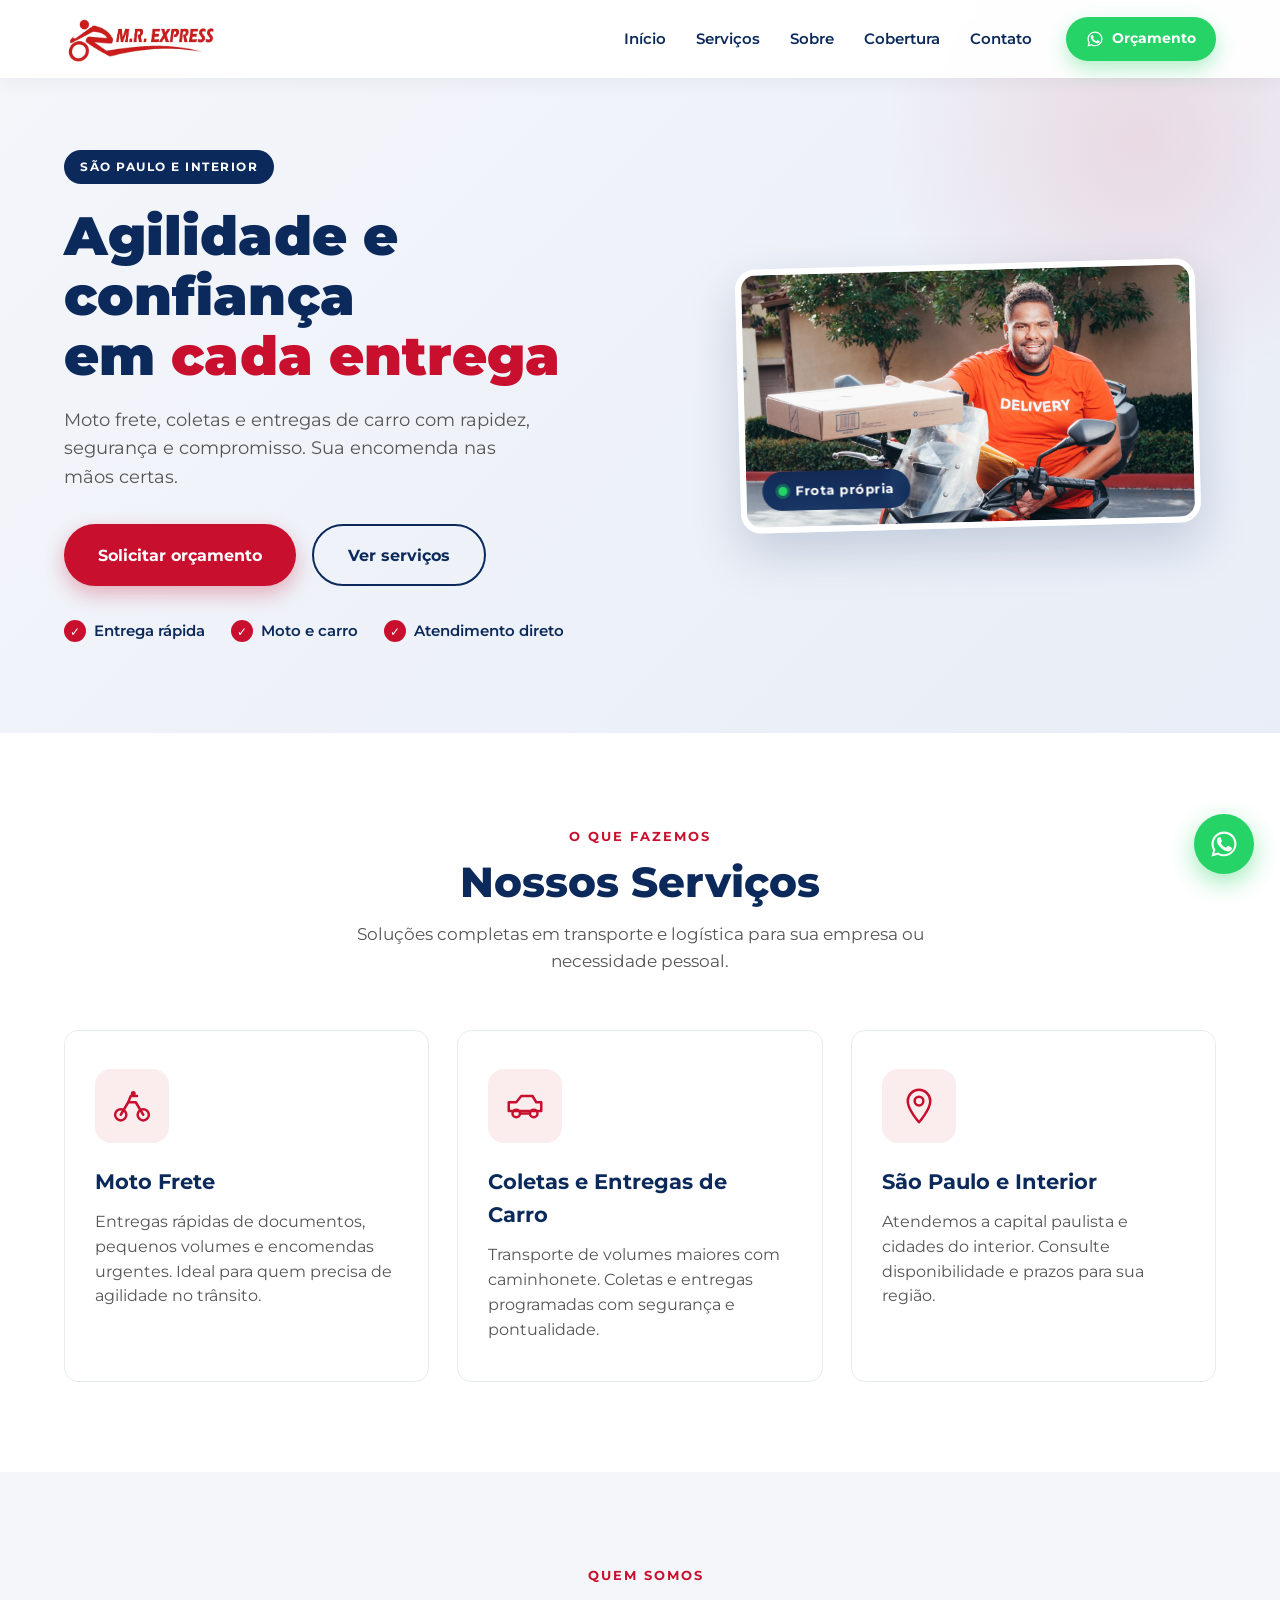
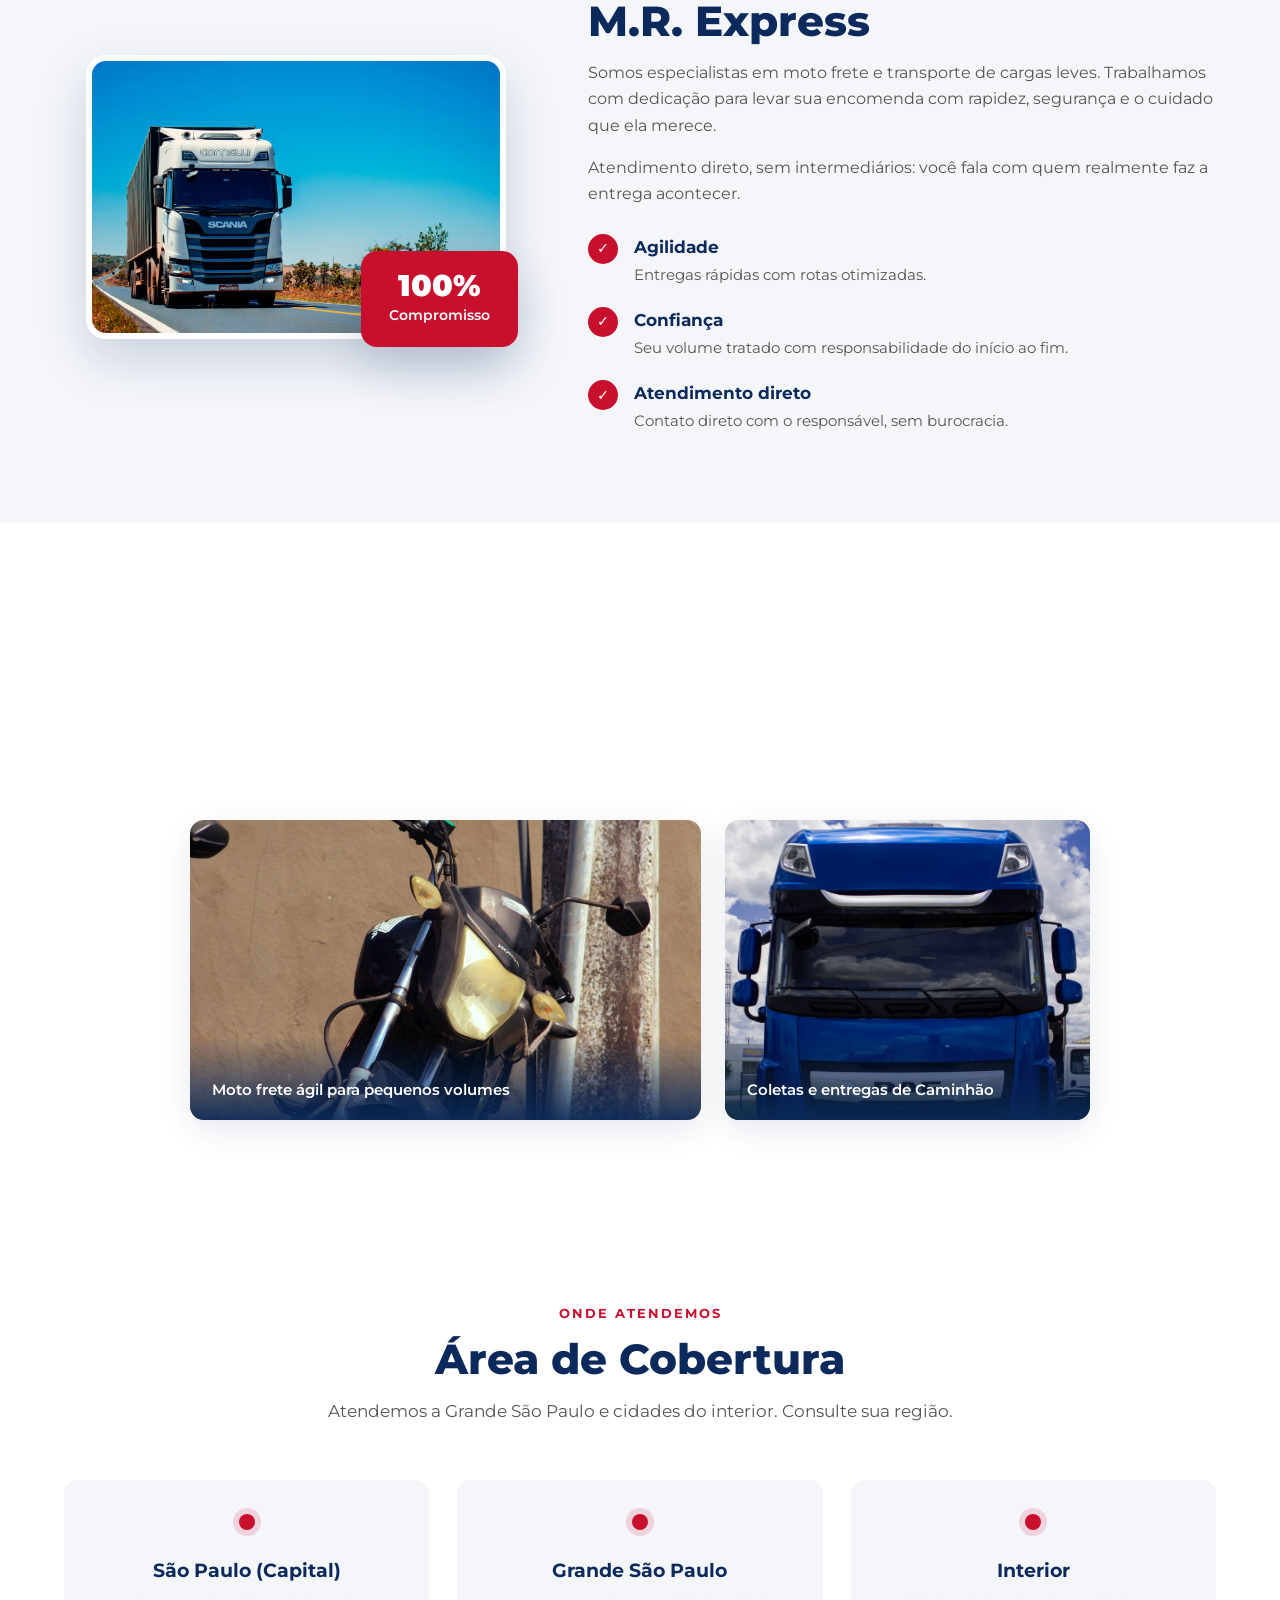
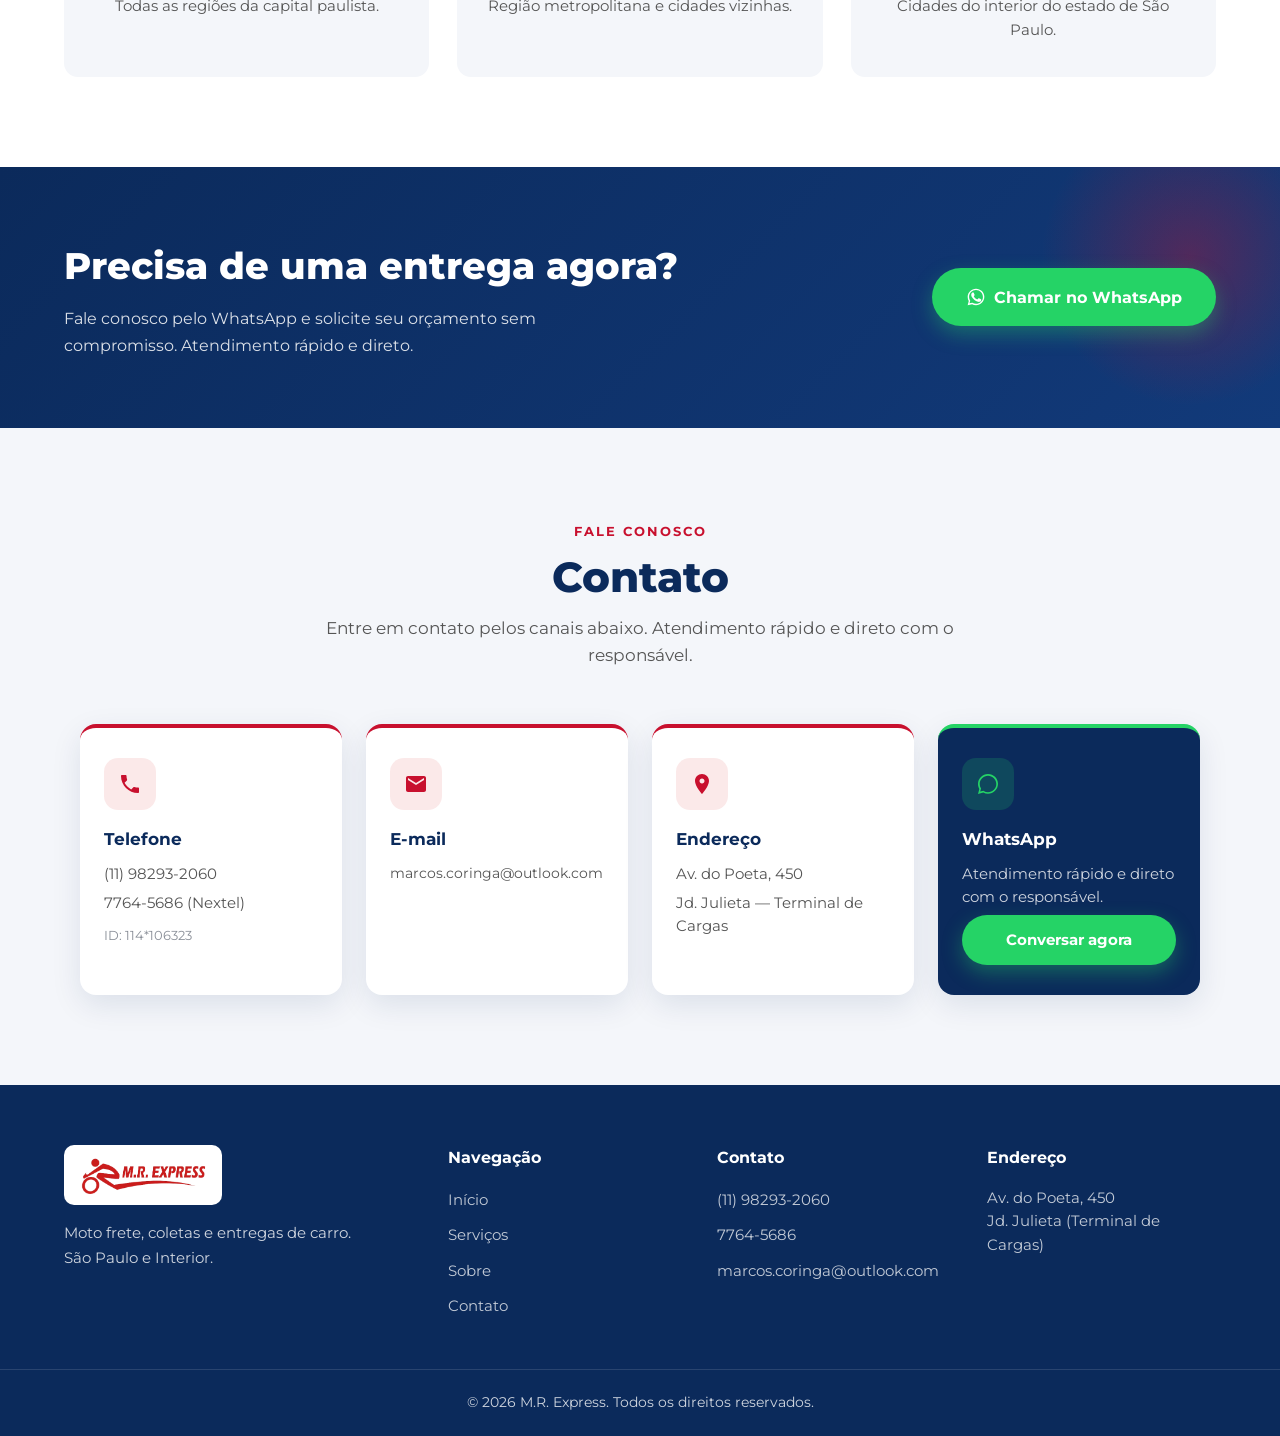
<file: index.html>
<!DOCTYPE html>
<html lang="pt-BR">
<head>
  <!-- ============================================================ -->
  <!-- BLOCO 1 - HEAD E METADADOS (SEO)                             -->
  <!-- ============================================================ -->
  <meta charset="UTF-8" />
  <meta name="viewport" content="width=device-width, initial-scale=1.0" />
  <meta name="description" content="M.R. Express - Moto frete, coletas e entregas de carro em São Paulo e Interior. Agilidade e confiança em cada entrega. Ligue: (11) 98293-2060" />
  <meta name="keywords" content="moto frete, entrega rápida, coleta e entrega, São Paulo, interior, M.R. Express, transporte de cargas" />
  <meta name="author" content="M.R. Express" />
  <meta name="robots" content="index, follow" />

  <!-- Open Graph (redes sociais) -->
  <meta property="og:title" content="M.R. Express - Moto Frete e Entregas" />
  <meta property="og:description" content="Moto frete, coletas e entregas de carro em São Paulo e Interior. Agilidade e confiança em cada entrega." />
  <meta property="og:type" content="website" />
  <meta property="og:locale" content="pt_BR" />

  <title>M.R. Express | Moto Frete e Entregas - São Paulo e Interior</title>

  <!-- Favicon (SVG) -->
  <link rel="icon" type="image/svg+xml" href="img/logo-icon.svg" />
  <link rel="apple-touch-icon" href="img/logo-icon.svg" />

  <!-- Fontes -->
  <link rel="preconnect" href="https://fonts.googleapis.com" />
  <link rel="preconnect" href="https://fonts.gstatic.com" crossorigin />
  <link href="https://fonts.googleapis.com/css2?family=Montserrat:wght@400;500;600;700;800;900&display=swap" rel="stylesheet" />

  <!-- CSS -->
  <link rel="stylesheet" href="css/style.css" />
  <!-- Fim bloco 1 - HEAD E METADADOS (SEO) -->
</head>
<body>

  <!-- ============================================================ -->
  <!-- BLOCO 2 - CABEÇALHO / NAVEGAÇÃO                              -->
  <!-- ============================================================ -->
  <header class="header" id="header">
    <div class="container header__inner">
      <a href="#inicio" class="logo" aria-label="M.R. Express - Início">
        <img src="img/logo.png" alt="M.R. Express" class="logo__img" width="150" height="51" />
      </a>

      <nav class="nav" id="nav" aria-label="Navegação principal">
        <ul class="nav__list">
          <li><a href="#inicio" class="nav__link">Início</a></li>
          <li><a href="#servicos" class="nav__link">Serviços</a></li>
          <li><a href="#sobre" class="nav__link">Sobre</a></li>
          <li><a href="#cobertura" class="nav__link">Cobertura</a></li>
          <li><a href="#contato" class="nav__link">Contato</a></li>
        </ul>
        <a href="https://wa.me/5511982932060?text=Ol%C3%A1%2C%20gostaria%20de%20solicitar%20um%20or%C3%A7amento%20de%20entrega." class="btn btn--whatsapp nav__cta" target="_blank" rel="noopener">
          <svg viewBox="0 0 24 24" width="18" height="18" fill="currentColor" aria-hidden="true"><path d="M17.5 14.4c-.3-.1-1.7-.8-1.9-.9-.3-.1-.5-.1-.7.1-.2.3-.7.9-.9 1.1-.2.2-.3.2-.6.1-.3-.1-1.2-.5-2.3-1.4-.9-.8-1.4-1.7-1.6-2-.2-.3 0-.5.1-.6.1-.1.3-.3.4-.5.1-.2.2-.3.3-.5.1-.2 0-.4 0-.5 0-.1-.7-1.6-.9-2.2-.2-.6-.5-.5-.7-.5h-.6c-.2 0-.5.1-.8.4-.3.3-1 1-1 2.5s1.1 2.9 1.2 3.1c.1.2 2.1 3.2 5.1 4.5.7.3 1.3.5 1.7.6.7.2 1.4.2 1.9.1.6-.1 1.7-.7 1.9-1.4.2-.7.2-1.2.2-1.4-.1-.1-.3-.2-.6-.3zM12 2C6.5 2 2 6.5 2 12c0 1.8.5 3.4 1.3 4.9L2 22l5.3-1.4c1.4.8 3 1.2 4.7 1.2 5.5 0 10-4.5 10-10S17.5 2 12 2zm0 18.2c-1.5 0-3-.4-4.3-1.2l-.3-.2-3.2.8.9-3.1-.2-.3C4.1 15 3.7 13.5 3.7 12 3.7 7.4 7.4 3.7 12 3.7S20.3 7.4 20.3 12 16.6 20.2 12 20.2z"/></svg>
          Orçamento
        </a>
      </nav>

      <button class="hamburger" id="hamburger" aria-label="Abrir menu" aria-expanded="false" aria-controls="nav">
        <span></span><span></span><span></span>
      </button>
    </div>
  </header>
  <!-- Fim bloco 2 - CABEÇALHO / NAVEGAÇÃO -->

  <main>

    <!-- ============================================================ -->
    <!-- BLOCO 3 - HERO (SEÇÃO PRINCIPAL)                             -->
    <!-- ============================================================ -->
    <section class="hero" id="inicio">
      <div class="hero__bg" aria-hidden="true"></div>
      <div class="container hero__inner">
        <div class="hero__content">
          <span class="hero__badge">São Paulo e Interior</span>
          <h1 class="hero__title">
            Agilidade e confiança<br />
            em <span class="text-accent">cada entrega</span>
          </h1>
          <p class="hero__subtitle">
            Moto frete, coletas e entregas de carro com rapidez, segurança e
            compromisso. Sua encomenda nas mãos certas.
          </p>
          <div class="hero__actions">
            <a href="https://wa.me/5511982932060?text=Ol%C3%A1%2C%20gostaria%20de%20solicitar%20um%20or%C3%A7amento%20de%20entrega." class="btn btn--primary btn--lg" target="_blank" rel="noopener">
              Solicitar orçamento
            </a>
            <a href="#servicos" class="btn btn--outline btn--lg">Ver serviços</a>
          </div>
          <ul class="hero__highlights">
            <li><span aria-hidden="true">✓</span> Entrega rápida</li>
            <li><span aria-hidden="true">✓</span> Moto e carro</li>
            <li><span aria-hidden="true">✓</span> Atendimento direto</li>
          </ul>
        </div>

        <div class="hero__visual">
          <div class="hero__photo">
            <img src="img/motoboy-cidade.jpg" alt="Motoboy profissional realizando entrega rápida na cidade" class="hero__photo-img" loading="eager" />
            <div class="hero__photo-badge">
              <span class="hero__photo-badge-dot" aria-hidden="true"></span>
              Frota própria
            </div>
          </div>
        </div>
      </div>
    </section>
    <!-- Fim bloco 3 - HERO (SEÇÃO PRINCIPAL) -->

    <!-- ============================================================ -->
    <!-- BLOCO 4 - SERVIÇOS                                           -->
    <!-- ============================================================ -->
    <section class="services section" id="servicos">
      <div class="container">
        <div class="section__head">
          <span class="section__tag">O que fazemos</span>
          <h2 class="section__title">Nossos Serviços</h2>
          <p class="section__desc">
            Soluções completas em transporte e logística para sua empresa ou
            necessidade pessoal.
          </p>
        </div>

        <div class="services__grid">
          <!-- Card 1 -->
          <article class="service-card">
            <div class="service-card__icon" aria-hidden="true">
              <svg viewBox="0 0 64 64" width="40" height="40" fill="none" xmlns="http://www.w3.org/2000/svg">
                <circle cx="14" cy="46" r="9" stroke="currentColor" stroke-width="4"/>
                <circle cx="50" cy="46" r="9" stroke="currentColor" stroke-width="4"/>
                <path d="M14 46 L26 26 L38 26 L50 46" stroke="currentColor" stroke-width="4" stroke-linecap="round" stroke-linejoin="round"/>
                <path d="M26 26 L30 16 L40 16" stroke="currentColor" stroke-width="4" stroke-linecap="round" stroke-linejoin="round"/>
                <circle cx="34" cy="12" r="4" fill="currentColor"/>
              </svg>
            </div>
            <h3 class="service-card__title">Moto Frete</h3>
            <p class="service-card__text">
              Entregas rápidas de documentos, pequenos volumes e encomendas
              urgentes. Ideal para quem precisa de agilidade no trânsito.
            </p>
          </article>

          <!-- Card 2 -->
          <article class="service-card">
            <div class="service-card__icon" aria-hidden="true">
              <svg viewBox="0 0 64 64" width="40" height="40" fill="none" xmlns="http://www.w3.org/2000/svg">
                <path d="M6 40 L6 26 L18 26 L26 16 L44 16 L50 26 L58 26 L58 40 Z" stroke="currentColor" stroke-width="4" stroke-linejoin="round"/>
                <circle cx="18" cy="44" r="6" stroke="currentColor" stroke-width="4"/>
                <circle cx="46" cy="44" r="6" stroke="currentColor" stroke-width="4"/>
                <path d="M24 44 L40 44" stroke="currentColor" stroke-width="4"/>
              </svg>
            </div>
            <h3 class="service-card__title">Coletas e Entregas de Carro</h3>
            <p class="service-card__text">
              Transporte de volumes maiores com caminhonete. Coletas e entregas
              programadas com segurança e pontualidade.
            </p>
          </article>

          <!-- Card 3 -->
          <article class="service-card">
            <div class="service-card__icon" aria-hidden="true">
              <svg viewBox="0 0 64 64" width="40" height="40" fill="none" xmlns="http://www.w3.org/2000/svg">
                <path d="M32 6 C22 6 14 14 14 24 C14 38 32 58 32 58 C32 58 50 38 50 24 C50 14 42 6 32 6 Z" stroke="currentColor" stroke-width="4" stroke-linejoin="round"/>
                <circle cx="32" cy="24" r="7" stroke="currentColor" stroke-width="4"/>
              </svg>
            </div>
            <h3 class="service-card__title">São Paulo e Interior</h3>
            <p class="service-card__text">
              Atendemos a capital paulista e cidades do interior. Consulte
              disponibilidade e prazos para sua região.
            </p>
          </article>
        </div>
      </div>
    </section>
    <!-- Fim bloco 4 - SERVIÇOS -->

    <!-- ============================================================ -->
    <!-- BLOCO 5 - SOBRE / DIFERENCIAIS                               -->
    <!-- ============================================================ -->
    <section class="about section" id="sobre">
      <div class="container about__inner">
        <div class="about__visual">
          <div class="about__photo">
            <img src="img/caminhonete-entrega.jpg" alt="Caminhonete de entrega pronta para coletas e transporte de cargas" loading="lazy" />
          </div>
          <div class="about__stat">
            <strong>100%</strong>
            <span>Compromisso</span>
          </div>
        </div>

        <div class="about__content">
          <span class="section__tag">Quem somos</span>
          <h2 class="section__title">M.R. Express</h2>
          <p class="about__text">
            Somos especialistas em moto frete e transporte de cargas leves.
            Trabalhamos com dedicação para levar sua encomenda com rapidez,
            segurança e o cuidado que ela merece.
          </p>
          <p class="about__text">
            Atendimento direto, sem intermediários: você fala com quem realmente
            faz a entrega acontecer.
          </p>

          <ul class="about__list">
            <li>
              <span class="about__check" aria-hidden="true">✓</span>
              <div>
                <strong>Agilidade</strong>
                <p>Entregas rápidas com rotas otimizadas.</p>
              </div>
            </li>
            <li>
              <span class="about__check" aria-hidden="true">✓</span>
              <div>
                <strong>Confiança</strong>
                <p>Seu volume tratado com responsabilidade do início ao fim.</p>
              </div>
            </li>
            <li>
              <span class="about__check" aria-hidden="true">✓</span>
              <div>
                <strong>Atendimento direto</strong>
                <p>Contato direto com o responsável, sem burocracia.</p>
              </div>
            </li>
          </ul>
        </div>
      </div>
    </section>
    <!-- Fim bloco 5 - SOBRE / DIFERENCIAIS -->

    <!-- ============================================================ -->
    <!-- BLOCO 5B - GALERIA / NOSSA FROTA                             -->
    <!-- ============================================================ -->
    <section class="gallery section" id="galeria">
      <div class="container">
        <div class="section__head">
          <span class="section__tag">Nossa estrutura</span>
          <h2 class="section__title">Conheça nossa frota</h2>
          <p class="section__desc">
            Veículos identificados e prontos para atender sua entrega com
            segurança e profissionalismo.
          </p>
        </div>

        <div class="gallery__grid">
          <figure class="gallery__item gallery__item--wide">
            <img src="img/moto-entrega.jpg" alt="Motocicleta de entrega pronta para o serviço de moto frete" loading="lazy" />
            <figcaption>Moto frete ágil para pequenos volumes</figcaption>
          </figure>
          <figure class="gallery__item">
            <img src="img/van-entrega.jpg" alt="Veículo de carga para coletas e entregas de carro" loading="lazy" />
            <figcaption>Coletas e entregas de Caminhão</figcaption>
          </figure>
        </div>
      </div>
    </section>
    <!-- Fim bloco 5B - GALERIA / NOSSA FROTA -->

    <!-- ============================================================ -->
    <!-- BLOCO 6 - COBERTURA / ÁREA DE ATUAÇÃO                        -->
    <!-- ============================================================ -->
    <section class="coverage section" id="cobertura">
      <div class="container">
        <div class="section__head">
          <span class="section__tag">Onde atendemos</span>
          <h2 class="section__title">Área de Cobertura</h2>
          <p class="section__desc">
            Atendemos a Grande São Paulo e cidades do interior. Consulte sua região.
          </p>
        </div>

        <div class="coverage__grid">
          <div class="coverage__item">
            <span class="coverage__dot" aria-hidden="true"></span>
            <h3>São Paulo (Capital)</h3>
            <p>Todas as regiões da capital paulista.</p>
          </div>
          <div class="coverage__item">
            <span class="coverage__dot" aria-hidden="true"></span>
            <h3>Grande São Paulo</h3>
            <p>Região metropolitana e cidades vizinhas.</p>
          </div>
          <div class="coverage__item">
            <span class="coverage__dot" aria-hidden="true"></span>
            <h3>Interior</h3>
            <p>Cidades do interior do estado de São Paulo.</p>
          </div>
        </div>
      </div>
    </section>
    <!-- Fim bloco 6 - COBERTURA / ÁREA DE ATUAÇÃO -->

    <!-- ============================================================ -->
    <!-- BLOCO 7 - CTA (CHAMADA PARA AÇÃO)                            -->
    <!-- ============================================================ -->
    <section class="cta">
      <div class="container cta__inner">
        <div class="cta__content">
          <h2 class="cta__title">Precisa de uma entrega agora?</h2>
          <p class="cta__text">
            Fale conosco pelo WhatsApp e solicite seu orçamento sem compromisso.
            Atendimento rápido e direto.
          </p>
        </div>
        <a href="https://wa.me/5511982932060?text=Ol%C3%A1%2C%20gostaria%20de%20solicitar%20um%20or%C3%A7amento%20de%20entrega." class="btn btn--whatsapp btn--lg" target="_blank" rel="noopener">
          <svg viewBox="0 0 24 24" width="20" height="20" fill="currentColor" aria-hidden="true"><path d="M17.5 14.4c-.3-.1-1.7-.8-1.9-.9-.3-.1-.5-.1-.7.1-.2.3-.7.9-.9 1.1-.2.2-.3.2-.6.1-.3-.1-1.2-.5-2.3-1.4-.9-.8-1.4-1.7-1.6-2-.2-.3 0-.5.1-.6.1-.1.3-.3.4-.5.1-.2.2-.3.3-.5.1-.2 0-.4 0-.5 0-.1-.7-1.6-.9-2.2-.2-.6-.5-.5-.7-.5h-.6c-.2 0-.5.1-.8.4-.3.3-1 1-1 2.5s1.1 2.9 1.2 3.1c.1.2 2.1 3.2 5.1 4.5.7.3 1.3.5 1.7.6.7.2 1.4.2 1.9.1.6-.1 1.7-.7 1.9-1.4.2-.7.2-1.2.2-1.4-.1-.1-.3-.2-.6-.3zM12 2C6.5 2 2 6.5 2 12c0 1.8.5 3.4 1.3 4.9L2 22l5.3-1.4c1.4.8 3 1.2 4.7 1.2 5.5 0 10-4.5 10-10S17.5 2 12 2zm0 18.2c-1.5 0-3-.4-4.3-1.2l-.3-.2-3.2.8.9-3.1-.2-.3C4.1 15 3.7 13.5 3.7 12 3.7 7.4 7.4 3.7 12 3.7S20.3 7.4 20.3 12 16.6 20.2 12 20.2z"/></svg>
          Chamar no WhatsApp
        </a>
      </div>
    </section>
    <!-- Fim bloco 7 - CTA (CHAMADA PARA AÇÃO) -->

    <!-- ============================================================ -->
    <!-- BLOCO 8 - CONTATO                                            -->
    <!-- ============================================================ -->
    <section class="contact section" id="contato">
      <div class="container">
        <div class="section__head">
          <span class="section__tag">Fale conosco</span>
          <h2 class="section__title">Contato</h2>
          <p class="section__desc">
            Entre em contato pelos canais abaixo. Atendimento rápido e direto com o responsável.
          </p>
        </div>

        <div class="contact__grid">
          <!-- Card 1 - Telefone -->
          <article class="contact__card">
            <span class="contact__icon" aria-hidden="true">
              <svg viewBox="0 0 24 24" width="24" height="24" fill="currentColor"><path d="M6.6 10.8c1.4 2.8 3.8 5.1 6.6 6.6l2.2-2.2c.3-.3.7-.4 1-.2 1.1.4 2.3.6 3.6.6.6 0 1 .4 1 1V20c0 .6-.4 1-1 1C10.6 21 3 13.4 3 4c0-.6.4-1 1-1h3.5c.6 0 1 .4 1 1 0 1.2.2 2.4.6 3.6.1.4 0 .8-.2 1l-2.3 2.2z"/></svg>
            </span>
            <h3 class="contact__title">Telefone</h3>
            <a class="contact__link" href="tel:+5511982932060">(11) 98293-2060</a>
            <a class="contact__link" href="tel:+551177645686">7764-5686 (Nextel)</a>
            <span class="contact__id">ID: 114*106323</span>
          </article>

          <!-- Card 2 - E-mail -->
          <article class="contact__card">
            <span class="contact__icon" aria-hidden="true">
              <svg viewBox="0 0 24 24" width="24" height="24" fill="currentColor"><path d="M20 4H4c-1.1 0-2 .9-2 2v12c0 1.1.9 2 2 2h16c1.1 0 2-.9 2-2V6c0-1.1-.9-2-2-2zm0 4l-8 5-8-5V6l8 5 8-5v2z"/></svg>
            </span>
            <h3 class="contact__title">E-mail</h3>
            <a class="contact__link contact__link--break" href="mailto:marcos.coringa@outlook.com">marcos.coringa@outlook.com</a>
          </article>

          <!-- Card 3 - Endereço -->
          <article class="contact__card">
            <span class="contact__icon" aria-hidden="true">
              <svg viewBox="0 0 24 24" width="24" height="24" fill="currentColor"><path d="M12 2C8.1 2 5 5.1 5 9c0 5.2 7 13 7 13s7-7.8 7-13c0-3.9-3.1-7-7-7zm0 9.5c-1.4 0-2.5-1.1-2.5-2.5S10.6 6.5 12 6.5s2.5 1.1 2.5 2.5S13.4 11.5 12 11.5z"/></svg>
            </span>
            <h3 class="contact__title">Endereço</h3>
            <span class="contact__text">Av. do Poeta, 450</span>
            <span class="contact__text">Jd. Julieta — Terminal de Cargas</span>
          </article>

          <!-- Card 4 - WhatsApp (destaque) -->
          <article class="contact__card contact__card--destaque">
            <span class="contact__icon" aria-hidden="true">
              <svg viewBox="0 0 24 24" width="24" height="24" fill="currentColor"><path d="M12 2C6.5 2 2 6.5 2 12c0 1.8.5 3.4 1.3 4.9L2 22l5.3-1.4c1.4.8 3 1.2 4.7 1.2 5.5 0 10-4.5 10-10S17.5 2 12 2zm0 18.2c-1.5 0-3-.4-4.3-1.2l-.3-.2-3.2.8.9-3.1-.2-.3C4.1 15 3.7 13.5 3.7 12 3.7 7.4 7.4 3.7 12 3.7S20.3 7.4 20.3 12 16.6 20.2 12 20.2z"/></svg>
            </span>
            <h3 class="contact__title">WhatsApp</h3>
            <p class="contact__text">Atendimento rápido e direto com o responsável.</p>
            <a class="btn btn--whatsapp contact__btn" href="https://wa.me/5511982932060" target="_blank" rel="noopener">
              Conversar agora
            </a>
          </article>
        </div>
      </div>
    </section>
    <!-- Fim bloco 8 - CONTATO -->

  </main>

  <!-- ============================================================ -->
  <!-- BLOCO 9 - RODAPÉ                                             -->
  <!-- ============================================================ -->
  <footer class="footer">
    <div class="container footer__inner">
      <div class="footer__brand">
        <img src="img/logo.png" alt="M.R. Express" class="footer__logo" width="170" height="58" />
        <p>Moto frete, coletas e entregas de carro.<br />São Paulo e Interior.</p>
      </div>

      <div class="footer__col">
        <h4>Navegação</h4>
        <ul>
          <li><a href="#inicio">Início</a></li>
          <li><a href="#servicos">Serviços</a></li>
          <li><a href="#sobre">Sobre</a></li>
          <li><a href="#contato">Contato</a></li>
        </ul>
      </div>

      <div class="footer__col">
        <h4>Contato</h4>
        <ul>
          <li><a href="tel:+5511982932060">(11) 98293-2060</a></li>
          <li><a href="tel:+551177645686">7764-5686</a></li>
          <li><a href="mailto:marcos.coringa@outlook.com">marcos.coringa@outlook.com</a></li>
        </ul>
      </div>

      <div class="footer__col">
        <h4>Endereço</h4>
        <p>Av. do Poeta, 450<br />Jd. Julieta (Terminal de Cargas)</p>
      </div>
    </div>

    <div class="footer__bottom">
      <div class="container">
        <p>&copy; <span id="ano"></span> M.R. Express. Todos os direitos reservados.</p>
      </div>
    </div>
  </footer>
  <!-- Fim bloco 9 - RODAPÉ -->

  <!-- Botão flutuante WhatsApp -->
  <a href="https://wa.me/5511982932060?text=Ol%C3%A1%2C%20gostaria%20de%20solicitar%20um%20or%C3%A7amento%20de%20entrega." class="whatsapp-float" target="_blank" rel="noopener" aria-label="Falar no WhatsApp">
    <svg viewBox="0 0 24 24" width="30" height="30" fill="currentColor" aria-hidden="true"><path d="M17.5 14.4c-.3-.1-1.7-.8-1.9-.9-.3-.1-.5-.1-.7.1-.2.3-.7.9-.9 1.1-.2.2-.3.2-.6.1-.3-.1-1.2-.5-2.3-1.4-.9-.8-1.4-1.7-1.6-2-.2-.3 0-.5.1-.6.1-.1.3-.3.4-.5.1-.2.2-.3.3-.5.1-.2 0-.4 0-.5 0-.1-.7-1.6-.9-2.2-.2-.6-.5-.5-.7-.5h-.6c-.2 0-.5.1-.8.4-.3.3-1 1-1 2.5s1.1 2.9 1.2 3.1c.1.2 2.1 3.2 5.1 4.5.7.3 1.3.5 1.7.6.7.2 1.4.2 1.9.1.6-.1 1.7-.7 1.9-1.4.2-.7.2-1.2.2-1.4-.1-.1-.3-.2-.6-.3zM12 2C6.5 2 2 6.5 2 12c0 1.8.5 3.4 1.3 4.9L2 22l5.3-1.4c1.4.8 3 1.2 4.7 1.2 5.5 0 10-4.5 10-10S17.5 2 12 2zm0 18.2c-1.5 0-3-.4-4.3-1.2l-.3-.2-3.2.8.9-3.1-.2-.3C4.1 15 3.7 13.5 3.7 12 3.7 7.4 7.4 3.7 12 3.7S20.3 7.4 20.3 12 16.6 20.2 12 20.2z"/></svg>
  </a>

  <!-- JS -->
  <script src="js/script.js"></script>
</body>
</html>
</file>
<file: css/style.css>
/* ============================================================ */
/* BLOCO 1 - VARIÁVEIS E RESET                                  */
/* ============================================================ */
:root {
  /* Cores da marca (extraídas das imagens) */
  --vermelho: #c8102e;
  --vermelho-escuro: #a00d24;
  --azul: #0b2a5b;
  --azul-claro: #123a7a;
  --preto: #1a1a1a;
  --cinza: #555;
  --cinza-claro: #f4f6fa;
  --branco: #ffffff;
  --whatsapp: #25d366;
  --whatsapp-escuro: #1da851;

  /* Tipografia */
  --font: 'Montserrat', system-ui, -apple-system, sans-serif;

  /* Layout */
  --container: 1200px;
  --radius: 14px;
  --shadow: 0 10px 30px rgba(11, 42, 91, 0.10);
  --shadow-lg: 0 20px 50px rgba(11, 42, 91, 0.18);
  --transition: 0.3s ease;
}

*,
*::before,
*::after {
  margin: 0;
  padding: 0;
  box-sizing: border-box;
}

html {
  scroll-behavior: smooth;
  scroll-padding-top: 90px;
}

body {
  font-family: var(--font);
  color: var(--preto);
  background: var(--branco);
  line-height: 1.6;
  overflow-x: hidden;
}

img { max-width: 100%; display: block; }
a { text-decoration: none; color: inherit; }
ul { list-style: none; }
button { font-family: inherit; cursor: pointer; border: none; background: none; }

.container {
  width: 100%;
  max-width: var(--container);
  margin: 0 auto;
  padding: 0 24px;
}

.section { padding: 90px 0; }

.text-accent { color: var(--vermelho); }
/* Fim bloco 1 - VARIÁVEIS E RESET */

/* ============================================================ */
/* BLOCO 2 - COMPONENTES (BOTÕES, TÍTULOS)                      */
/* ============================================================ */
.btn {
  display: inline-flex;
  align-items: center;
  justify-content: center;
  gap: 8px;
  padding: 13px 26px;
  border-radius: 50px;
  font-weight: 700;
  font-size: 0.95rem;
  transition: var(--transition);
  white-space: nowrap;
}

.btn--primary {
  background: var(--vermelho);
  color: var(--branco);
  box-shadow: 0 8px 20px rgba(200, 16, 46, 0.30);
}
.btn--primary:hover {
  background: var(--vermelho-escuro);
  transform: translateY(-2px);
  box-shadow: 0 12px 26px rgba(200, 16, 46, 0.40);
}

.btn--outline {
  background: transparent;
  color: var(--azul);
  border: 2px solid var(--azul);
}
.btn--outline:hover {
  background: var(--azul);
  color: var(--branco);
  transform: translateY(-2px);
}

.btn--whatsapp {
  background: var(--whatsapp);
  color: var(--branco);
  box-shadow: 0 8px 20px rgba(37, 211, 102, 0.35);
}
.btn--whatsapp:hover {
  background: var(--whatsapp-escuro);
  transform: translateY(-2px);
}

.btn--lg { padding: 16px 34px; font-size: 1.02rem; }
.btn--block { width: 100%; }

.section__head {
  text-align: center;
  max-width: 640px;
  margin: 0 auto 55px;
}
.section__tag {
  display: inline-block;
  color: var(--vermelho);
  font-weight: 700;
  font-size: 0.82rem;
  letter-spacing: 2px;
  text-transform: uppercase;
  margin-bottom: 12px;
}
.section__title {
  font-size: clamp(1.8rem, 4vw, 2.6rem);
  font-weight: 800;
  color: var(--azul);
  line-height: 1.15;
  margin-bottom: 14px;
}
.section__desc {
  color: var(--cinza);
  font-size: 1.05rem;
}
/* Fim bloco 2 - COMPONENTES (BOTÕES, TÍTULOS) */

/* ============================================================ */
/* BLOCO 3 - CABEÇALHO / NAVEGAÇÃO                              */
/* ============================================================ */
.header {
  position: fixed;
  top: 0;
  left: 0;
  width: 100%;
  z-index: 1000;
  background: rgba(255, 255, 255, 0.95);
  backdrop-filter: blur(10px);
  box-shadow: 0 2px 20px rgba(0, 0, 0, 0.06);
  transition: var(--transition);
}
.header.scrolled {
  box-shadow: 0 4px 24px rgba(0, 0, 0, 0.12);
}

.header__inner {
  display: flex;
  align-items: center;
  justify-content: space-between;
  height: 78px;
}

.logo {
  display: flex;
  align-items: center;
  gap: 10px;
  color: var(--vermelho);
}
.logo__img {
  height: 52px;
  width: auto;
  display: block;
  object-fit: contain;
}
.logo__icon { display: flex; color: var(--vermelho); }
.logo__text {
  font-size: 1.35rem;
  font-weight: 700;
  color: var(--azul);
  letter-spacing: 0.5px;
}
.logo__text strong { color: var(--vermelho); }

.nav {
  display: flex;
  align-items: center;
  gap: 34px;
}
.nav__list {
  display: flex;
  gap: 30px;
}
.nav__link {
  font-weight: 600;
  font-size: 0.95rem;
  color: var(--azul);
  position: relative;
  padding: 6px 0;
  transition: var(--transition);
}
.nav__link::after {
  content: '';
  position: absolute;
  bottom: 0;
  left: 0;
  width: 0;
  height: 2px;
  background: var(--vermelho);
  transition: var(--transition);
}
.nav__link:hover { color: var(--vermelho); }
.nav__link:hover::after { width: 100%; }

.nav__cta { padding: 10px 20px; font-size: 0.9rem; }

.hamburger {
  display: none;
  flex-direction: column;
  gap: 5px;
  padding: 8px;
}
.hamburger span {
  width: 26px;
  height: 3px;
  background: var(--azul);
  border-radius: 3px;
  transition: var(--transition);
}
.hamburger.active span:nth-child(1) { transform: translateY(8px) rotate(45deg); }
.hamburger.active span:nth-child(2) { opacity: 0; }
.hamburger.active span:nth-child(3) { transform: translateY(-8px) rotate(-45deg); }
/* Fim bloco 3 - CABEÇALHO / NAVEGAÇÃO */

/* ============================================================ */
/* BLOCO 4 - HERO                                               */
/* ============================================================ */
.hero {
  position: relative;
  padding: 150px 0 90px;
  background: linear-gradient(135deg, #f4f6fa 0%, #e8edf7 100%);
  overflow: hidden;
}
.hero__bg {
  position: absolute;
  top: -120px;
  right: -120px;
  width: 520px;
  height: 520px;
  background: radial-gradient(circle, rgba(200, 16, 46, 0.10), transparent 70%);
  border-radius: 50%;
  pointer-events: none;
}
.hero__inner {
  display: grid;
  grid-template-columns: 1.1fr 0.9fr;
  align-items: center;
  gap: 50px;
  position: relative;
  z-index: 1;
}

.hero__badge {
  display: inline-block;
  background: var(--azul);
  color: var(--branco);
  font-size: 0.78rem;
  font-weight: 700;
  letter-spacing: 1.5px;
  text-transform: uppercase;
  padding: 7px 16px;
  border-radius: 50px;
  margin-bottom: 22px;
}
.hero__title {
  font-size: clamp(2.1rem, 5vw, 3.4rem);
  font-weight: 900;
  color: var(--azul);
  line-height: 1.1;
  margin-bottom: 20px;
}
.hero__subtitle {
  font-size: 1.12rem;
  color: var(--cinza);
  max-width: 480px;
  margin-bottom: 32px;
}
.hero__actions {
  display: flex;
  gap: 16px;
  flex-wrap: wrap;
  margin-bottom: 34px;
}
.hero__highlights {
  display: flex;
  gap: 26px;
  flex-wrap: wrap;
}
.hero__highlights li {
  display: flex;
  align-items: center;
  gap: 8px;
  font-weight: 600;
  font-size: 0.92rem;
  color: var(--azul);
}
.hero__highlights span {
  display: inline-flex;
  align-items: center;
  justify-content: center;
  width: 22px;
  height: 22px;
  background: var(--vermelho);
  color: var(--branco);
  border-radius: 50%;
  font-size: 0.75rem;
}

/* Foto real da frota no hero */
.hero__visual {
  display: flex;
  justify-content: center;
}
.hero__photo {
  position: relative;
  width: 100%;
  max-width: 460px;
  border-radius: 20px;
  overflow: hidden;
  box-shadow: var(--shadow-lg);
  transform: rotate(-1.5deg);
  transition: var(--transition);
  border: 6px solid var(--branco);
}
.hero__photo:hover { transform: rotate(0deg) scale(1.02); }
.hero__photo-img {
  width: 100%;
  height: 100%;
  object-fit: cover;
  display: block;
}
.hero__photo-badge {
  position: absolute;
  bottom: 16px;
  left: 16px;
  display: inline-flex;
  align-items: center;
  gap: 8px;
  background: rgba(11, 42, 91, 0.92);
  color: var(--branco);
  font-size: 0.82rem;
  font-weight: 700;
  letter-spacing: 0.5px;
  padding: 9px 16px;
  border-radius: 50px;
  backdrop-filter: blur(4px);
}
.hero__photo-badge-dot {
  width: 9px;
  height: 9px;
  background: var(--whatsapp);
  border-radius: 50%;
  box-shadow: 0 0 0 3px rgba(37, 211, 102, 0.3);
  animation: blink 1.8s infinite;
}
@keyframes blink {
  0%, 100% { opacity: 1; }
  50% { opacity: 0.4; }
}
/* Fim bloco 4 - HERO */

/* ============================================================ */
/* BLOCO 5 - SERVIÇOS                                           */
/* ============================================================ */
.services { background: var(--branco); }
.services__grid {
  display: grid;
  grid-template-columns: repeat(3, 1fr);
  gap: 28px;
}
.service-card {
  background: var(--branco);
  border: 1px solid #e6ebf3;
  border-radius: var(--radius);
  padding: 38px 30px;
  transition: var(--transition);
  position: relative;
  overflow: hidden;
}
.service-card::before {
  content: '';
  position: absolute;
  top: 0;
  left: 0;
  width: 100%;
  height: 4px;
  background: var(--vermelho);
  transform: scaleX(0);
  transform-origin: left;
  transition: var(--transition);
}
.service-card:hover {
  transform: translateY(-8px);
  box-shadow: var(--shadow-lg);
  border-color: transparent;
}
.service-card:hover::before { transform: scaleX(1); }
.service-card__icon {
  display: inline-flex;
  align-items: center;
  justify-content: center;
  width: 74px;
  height: 74px;
  background: rgba(200, 16, 46, 0.08);
  color: var(--vermelho);
  border-radius: 16px;
  margin-bottom: 22px;
}
.service-card__title {
  font-size: 1.3rem;
  font-weight: 700;
  color: var(--azul);
  margin-bottom: 12px;
}
.service-card__text {
  color: var(--cinza);
  font-size: 0.97rem;
}
/* Fim bloco 5 - SERVIÇOS */

/* ============================================================ */
/* BLOCO 6 - SOBRE                                              */
/* ============================================================ */
.about { background: var(--cinza-claro); }
.about__inner {
  display: grid;
  grid-template-columns: 0.85fr 1.15fr;
  gap: 60px;
  align-items: center;
}
.about__visual {
  position: relative;
  display: flex;
  align-items: center;
  justify-content: center;
  min-height: 340px;
}
.about__photo {
  width: 100%;
  max-width: 420px;
  border-radius: 20px;
  overflow: hidden;
  box-shadow: var(--shadow-lg);
  border: 6px solid var(--branco);
}
.about__photo img {
  width: 100%;
  height: 100%;
  object-fit: cover;
  display: block;
  transition: transform 0.5s ease;
}
.about__photo:hover img { transform: scale(1.05); }
.about__stat {
  position: absolute;
  bottom: 20px;
  right: 10px;
  background: var(--vermelho);
  color: var(--branco);
  padding: 20px 28px;
  border-radius: 16px;
  text-align: center;
  box-shadow: var(--shadow-lg);
}
.about__stat strong { display: block; font-size: 1.9rem; font-weight: 900; line-height: 1; }
.about__stat span { font-size: 0.85rem; font-weight: 600; }

.about__text {
  color: var(--cinza);
  font-size: 1.02rem;
  margin-bottom: 16px;
}
.about__list {
  margin-top: 28px;
  display: flex;
  flex-direction: column;
  gap: 20px;
}
.about__list li {
  display: flex;
  gap: 16px;
  align-items: flex-start;
}
.about__check {
  flex-shrink: 0;
  display: inline-flex;
  align-items: center;
  justify-content: center;
  width: 30px;
  height: 30px;
  background: var(--vermelho);
  color: var(--branco);
  border-radius: 50%;
  font-size: 0.9rem;
  font-weight: 700;
}
.about__list strong {
  display: block;
  color: var(--azul);
  font-size: 1.05rem;
  margin-bottom: 2px;
}
.about__list p { color: var(--cinza); font-size: 0.95rem; }
/* Fim bloco 6 - SOBRE */

/* ============================================================ */
/* BLOCO 6B - GALERIA / NOSSA FROTA                             */
/* ============================================================ */
.gallery { background: var(--branco); }
.gallery__grid {
  display: grid;
  grid-template-columns: 1.4fr 1fr;
  gap: 24px;
  max-width: 900px;
  margin: 0 auto;
}
.gallery__item {
  position: relative;
  border-radius: var(--radius);
  overflow: hidden;
  box-shadow: var(--shadow);
  margin: 0;
  background: var(--cinza-claro);
  height: 300px;
}
.gallery__item img {
  width: 100%;
  height: 100%;
  object-fit: cover;
  display: block;
  transition: transform 0.5s ease;
}
.gallery__item:hover img { transform: scale(1.06); }
.gallery__item figcaption {
  position: absolute;
  bottom: 0;
  left: 0;
  width: 100%;
  padding: 40px 22px 18px;
  background: linear-gradient(to top, rgba(11, 42, 91, 0.92), transparent);
  color: var(--branco);
  font-weight: 600;
  font-size: 0.95rem;
}
/* Fim bloco 6B - GALERIA / NOSSA FROTA */

/* ============================================================ */
/* BLOCO 7 - COBERTURA                                          */
/* ============================================================ */
.coverage { background: var(--branco); }
.coverage__grid {
  display: grid;
  grid-template-columns: repeat(3, 1fr);
  gap: 28px;
}
.coverage__item {
  background: var(--cinza-claro);
  border-radius: var(--radius);
  padding: 34px 28px;
  text-align: center;
  transition: var(--transition);
}
.coverage__item:hover {
  background: var(--azul);
  transform: translateY(-6px);
}
.coverage__item:hover h3,
.coverage__item:hover p { color: var(--branco); }
.coverage__dot {
  display: inline-block;
  width: 16px;
  height: 16px;
  background: var(--vermelho);
  border-radius: 50%;
  margin-bottom: 18px;
  box-shadow: 0 0 0 6px rgba(200, 16, 46, 0.15);
}
.coverage__item h3 {
  color: var(--azul);
  font-size: 1.2rem;
  margin-bottom: 8px;
  transition: var(--transition);
}
.coverage__item p {
  color: var(--cinza);
  font-size: 0.95rem;
  transition: var(--transition);
}
/* Fim bloco 7 - COBERTURA */

/* ============================================================ */
/* BLOCO 8 - CTA                                                */
/* ============================================================ */
.cta {
  background: linear-gradient(135deg, var(--azul), var(--azul-claro));
  padding: 70px 0;
  position: relative;
  overflow: hidden;
}
.cta::before {
  content: '';
  position: absolute;
  top: -60px;
  right: -60px;
  width: 300px;
  height: 300px;
  background: radial-gradient(circle, rgba(200, 16, 46, 0.35), transparent 70%);
  border-radius: 50%;
}
.cta__inner {
  display: flex;
  align-items: center;
  justify-content: space-between;
  gap: 40px;
  position: relative;
  z-index: 1;
  flex-wrap: wrap;
}
.cta__title {
  color: var(--branco);
  font-size: clamp(1.6rem, 3.5vw, 2.3rem);
  font-weight: 800;
  margin-bottom: 10px;
}
.cta__text {
  color: rgba(255, 255, 255, 0.85);
  max-width: 520px;
  font-size: 1.02rem;
}
/* Fim bloco 8 - CTA */

/* ============================================================ */
/* BLOCO 9 - CONTATO                                            */
/* ============================================================ */
.contact { background: var(--cinza-claro); }
.contact__grid {
  display: grid;
  grid-template-columns: repeat(4, minmax(0, 1fr));
  gap: 24px;
  align-items: stretch;
  max-width: 1120px;
  margin: 0 auto;
}
.contact__card {
  display: flex;
  flex-direction: column;
  align-items: flex-start;
  gap: 6px;
  background: var(--branco);
  border-radius: 16px;
  padding: 30px 24px;
  box-shadow: var(--shadow);
  border-top: 4px solid var(--vermelho);
  transition: var(--transition);
}
.contact__card:hover {
  transform: translateY(-6px);
  box-shadow: 0 18px 40px rgba(0, 0, 0, 0.12);
}
.contact__icon {
  display: inline-flex;
  align-items: center;
  justify-content: center;
  width: 52px;
  height: 52px;
  margin-bottom: 10px;
  background: rgba(214, 40, 40, 0.1);
  color: var(--vermelho);
  border-radius: 14px;
}
.contact__title {
  color: var(--azul);
  font-size: 1.05rem;
  font-weight: 700;
  margin-bottom: 4px;
}
.contact__link,
.contact__text {
  display: block;
  color: var(--cinza);
  font-size: 0.95rem;
  line-height: 1.5;
  transition: var(--transition);
  word-break: break-word;
}
.contact__link:hover { color: var(--vermelho); }
.contact__link--break { font-size: 0.9rem; }
.contact__id {
  font-size: 0.82rem;
  color: #8a8f98;
  margin-top: 4px;
}
/* Card de destaque - WhatsApp */
.contact__card--destaque {
  background: var(--azul);
  border-top-color: #25d366;
}
.contact__card--destaque .contact__icon {
  background: rgba(37, 211, 102, 0.18);
  color: #25d366;
}
.contact__card--destaque .contact__title { color: var(--branco); }
.contact__card--destaque .contact__text { color: rgba(255, 255, 255, 0.8); }
.contact__btn {
  margin-top: auto;
  width: 100%;
  justify-content: center;
  text-align: center;
}
/* Fim bloco 9 - CONTATO */

/* ============================================================ */
/* BLOCO 10 - RODAPÉ                                            */
/* ============================================================ */
.footer {
  background: var(--azul);
  color: rgba(255, 255, 255, 0.8);
  padding-top: 60px;
}
.footer__inner {
  display: grid;
  grid-template-columns: 1.5fr 1fr 1fr 1fr;
  gap: 40px;
  padding-bottom: 50px;
}
.footer__brand .logo__text {
  color: var(--branco);
  font-size: 1.4rem;
  display: inline-block;
  margin-bottom: 14px;
}
.footer__brand .logo__text strong { color: var(--vermelho); }
.footer__logo {
  height: 60px;
  width: auto;
  display: block;
  margin-bottom: 16px;
  background: #fff;
  padding: 8px 14px;
  border-radius: 10px;
  object-fit: contain;
}
.footer__brand p { font-size: 0.92rem; line-height: 1.7; }
.footer__col h4 {
  color: var(--branco);
  font-size: 1rem;
  margin-bottom: 16px;
}
.footer__col ul { display: flex; flex-direction: column; gap: 10px; }
.footer__col a,
.footer__col p {
  font-size: 0.92rem;
  color: rgba(255, 255, 255, 0.75);
  transition: var(--transition);
}
.footer__col a:hover { color: var(--vermelho); }
.footer__bottom {
  border-top: 1px solid rgba(255, 255, 255, 0.12);
  padding: 22px 0;
  text-align: center;
  font-size: 0.85rem;
}
/* Fim bloco 10 - RODAPÉ */

/* ============================================================ */
/* BLOCO 11 - BOTÃO FLUTUANTE WHATSAPP                          */
/* ============================================================ */
.whatsapp-float {
  position: fixed;
  bottom: 26px;
  right: 26px;
  width: 60px;
  height: 60px;
  background: var(--whatsapp);
  color: var(--branco);
  border-radius: 50%;
  display: flex;
  align-items: center;
  justify-content: center;
  box-shadow: 0 8px 24px rgba(37, 211, 102, 0.45);
  z-index: 999;
  transition: var(--transition);
  animation: pulse 2.5s infinite;
}
.whatsapp-float:hover {
  background: var(--whatsapp-escuro);
  transform: scale(1.1);
}
@keyframes pulse {
  0% { box-shadow: 0 8px 24px rgba(37, 211, 102, 0.45), 0 0 0 0 rgba(37, 211, 102, 0.5); }
  70% { box-shadow: 0 8px 24px rgba(37, 211, 102, 0.45), 0 0 0 16px rgba(37, 211, 102, 0); }
  100% { box-shadow: 0 8px 24px rgba(37, 211, 102, 0.45), 0 0 0 0 rgba(37, 211, 102, 0); }
}
/* Fim bloco 11 - BOTÃO FLUTUANTE WHATSAPP */

/* ============================================================ */
/* BLOCO 12 - ANIMAÇÕES DE ENTRADA (SCROLL REVEAL)              */
/* ============================================================ */
.reveal {
  opacity: 0;
  transform: translateY(30px);
  transition: opacity 0.7s ease, transform 0.7s ease;
}
.reveal.visible {
  opacity: 1;
  transform: translateY(0);
}
/* Fim bloco 12 - ANIMAÇÕES DE ENTRADA (SCROLL REVEAL) */

/* ============================================================ */
/* BLOCO 13 - RESPONSIVIDADE                                    */
/* ============================================================ */
@media (max-width: 992px) {
  .hero__inner { grid-template-columns: 1fr; text-align: center; }
  .hero__subtitle { margin-left: auto; margin-right: auto; }
  .hero__actions, .hero__highlights { justify-content: center; }
  .hero__visual { margin-top: 20px; }

  .services__grid { grid-template-columns: 1fr 1fr; }
  .about__inner { grid-template-columns: 1fr; gap: 40px; }
  .about__visual { order: -1; }
  .gallery__grid { grid-template-columns: 1fr; max-width: 520px; }
  .gallery__item { height: 240px; }
  .coverage__grid { grid-template-columns: 1fr 1fr; }
  .contact__grid { grid-template-columns: repeat(2, minmax(0, 1fr)); }
  .footer__inner { grid-template-columns: 1fr 1fr; }
}

@media (max-width: 768px) {
  .section { padding: 65px 0; }

  .logo__img { height: 44px; }

  /* Menu mobile */
  .hamburger { display: flex; }
  .nav {
    position: fixed;
    top: 78px;
    left: 0;
    width: 100%;
    height: calc(100vh - 78px);
    background: var(--branco);
    flex-direction: column;
    justify-content: flex-start;
    padding: 40px 24px;
    gap: 30px;
    transform: translateX(100%);
    transition: transform 0.35s ease;
    box-shadow: -10px 0 30px rgba(0, 0, 0, 0.1);
  }
  .nav.open { transform: translateX(0); }
  .nav__list {
    flex-direction: column;
    gap: 0;
    width: 100%;
  }
  .nav__link {
    display: block;
    padding: 16px 0;
    border-bottom: 1px solid #eef1f6;
    font-size: 1.1rem;
  }
  .nav__cta { width: 100%; }

  .services__grid { grid-template-columns: 1fr; }
  .coverage__grid { grid-template-columns: 1fr; }
  .contact__grid { grid-template-columns: 1fr; max-width: 480px; }
  .cta__inner { flex-direction: column; text-align: center; }
  .footer__inner { grid-template-columns: 1fr; gap: 30px; }
}

@media (max-width: 480px) {
  .container { padding: 0 18px; }
  .gallery__item { height: 200px; }
  .hero { padding: 130px 0 70px; }
  .hero__actions { flex-direction: column; }
  .hero__actions .btn { width: 100%; }
  .whatsapp-float { width: 54px; height: 54px; bottom: 18px; right: 18px; }
}
/* Fim bloco 13 - RESPONSIVIDADE */

/* ============================================================ */
/* ÍNDICE                                                       */
/* ============================================================ */
/*
1  VARIÁVEIS E RESET
2  COMPONENTES (BOTÕES, TÍTULOS)
3  CABEÇALHO / NAVEGAÇÃO
4  HERO
5  SERVIÇOS
6  SOBRE
6B GALERIA / NOSSA FROTA
7  COBERTURA
8  CTA
9  CONTATO
10 RODAPÉ
11 BOTÃO FLUTUANTE WHATSAPP
12 ANIMAÇÕES DE ENTRADA (SCROLL REVEAL)
13 RESPONSIVIDADE
*/
</file>
